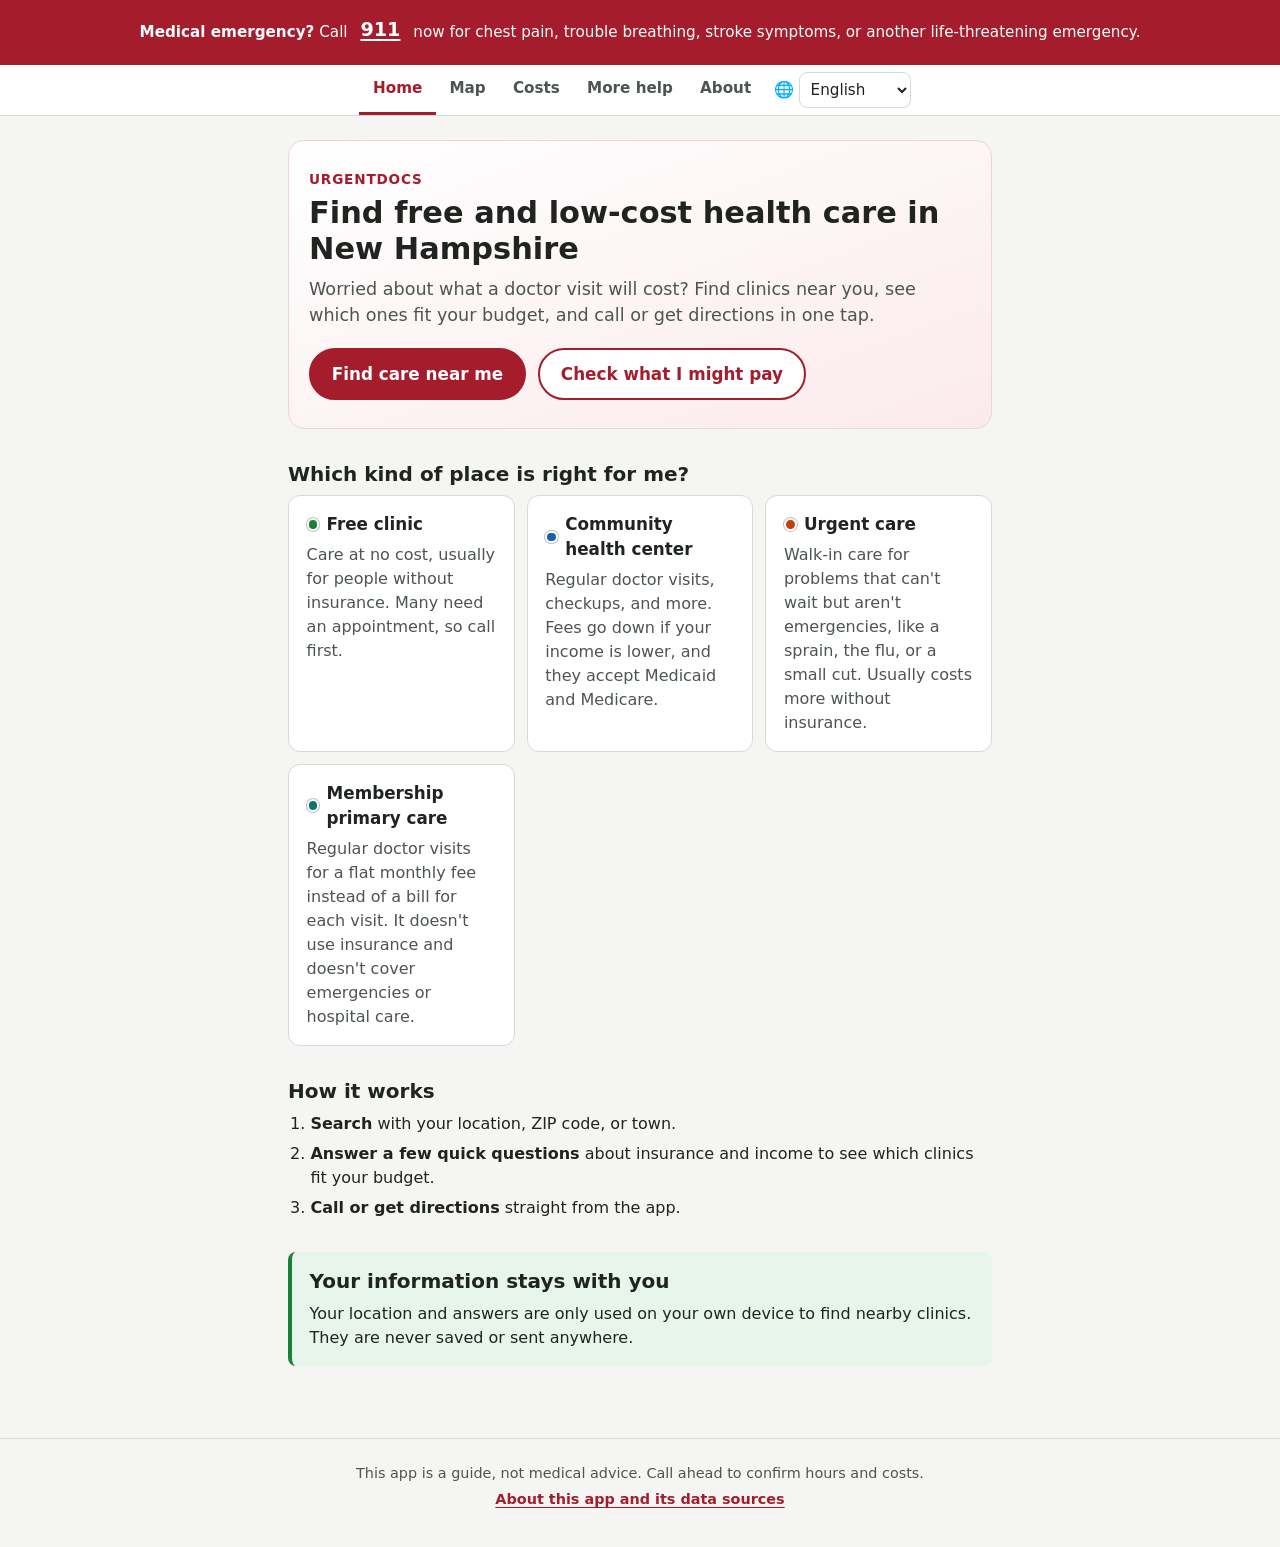
<file: index.html>
<!doctype html>
<html lang="en">
  <head>
    <meta charset="utf-8">
    <meta name="viewport" content="width=device-width, initial-scale=1">
    <meta name="theme-color" content="#a51d2d">
    <meta name="description" content="Find free and low-cost clinics and urgent care near you in New Hampshire, and see which ones fit your budget.">
    <title>UrgentDocs</title>
    <link rel="icon" href="icon.svg" type="image/svg+xml">
    <link rel="apple-touch-icon" href="apple-touch-icon.png">
    <link rel="manifest" href="manifest.webmanifest">
    <!-- What shows up when someone shares a link to the app. -->
    <meta property="og:title" content="UrgentDocs">
    <meta property="og:description" content="Find free and low-cost clinics and urgent care near you in New Hampshire, and see which ones fit your budget.">
    <meta property="og:image" content="https://hamzalabib325-bit.github.io/NH-care-project/preview.png">
    <meta property="og:url" content="https://hamzalabib325-bit.github.io/NH-care-project/">
    <meta property="og:type" content="website">
    <meta name="twitter:card" content="summary_large_image">
    <link rel="stylesheet" href="style.css">
  </head>
  <body>
    <header>
      <div class="emergency-banner" role="alert" aria-label="Emergency information" data-i18n-label="emergency-label">
        <p data-i18n="emergency">
          <strong>Medical emergency?</strong>
          Call <a href="tel:911">911</a> now for chest pain, trouble breathing,
          stroke symptoms, or another life-threatening emergency.
        </p>
      </div>
      <nav class="site-nav" aria-label="Main">
        <a href="index.html" aria-current="page" data-i18n="nav-home">Home</a>
        <a href="map.html" data-i18n="nav-map">Map</a>
        <a href="cost.html" data-i18n="nav-costs">Costs</a>
        <a href="help.html" data-i18n="nav-help">More help</a>
        <a href="about.html" data-i18n="nav-about">About</a>
      </nav>
    </header>

    <main class="page home">
      <section class="hero">
        <p class="eyebrow">UrgentDocs</p>
        <h1 data-i18n="home-title">Find free and low-cost health care in New Hampshire</h1>
        <p class="hero-text" data-i18n="home-intro">
          Worried about what a doctor visit will cost? Find clinics near you,
          see which ones fit your budget, and call or get directions in one tap.
        </p>
        <div class="hero-actions">
          <a class="button button-primary" href="map.html" data-i18n="home-find">Find care near me</a>
          <a class="button button-secondary" href="cost.html" data-i18n="home-check">Check what I might pay</a>
        </div>
      </section>

      <section class="section" aria-labelledby="types-heading">
        <h2 id="types-heading" data-i18n="types-heading">Which kind of place is right for me?</h2>
        <ul class="card-grid">
          <li class="card">
            <h3><span class="dot dot-free" aria-hidden="true"></span><span data-i18n="free-clinic">Free clinic</span></h3>
            <p data-i18n="free-clinic-text">Care at no cost, usually for people without insurance. Many need an appointment, so call first.</p>
          </li>
          <li class="card">
            <h3><span class="dot dot-health" aria-hidden="true"></span><span data-i18n="health-center">Community health center</span></h3>
            <p data-i18n="health-center-text">Regular doctor visits, checkups, and more. Fees go down if your income is lower, and they accept Medicaid and Medicare.</p>
          </li>
          <li class="card">
            <h3><span class="dot dot-urgent" aria-hidden="true"></span><span data-i18n="urgent-care">Urgent care</span></h3>
            <p data-i18n="urgent-care-text">Walk-in care for problems that can't wait but aren't emergencies, like a sprain, the flu, or a small cut. Usually costs more without insurance.</p>
          </li>
          <li class="card">
            <h3><span class="dot dot-membership" aria-hidden="true"></span><span data-i18n="membership-clinic">Membership primary care</span></h3>
            <p data-i18n="membership-clinic-text">Regular doctor visits for a flat monthly fee instead of a bill for each visit. It doesn't use insurance and doesn't cover emergencies or hospital care.</p>
          </li>
        </ul>
      </section>

      <section class="section" aria-labelledby="how-heading">
        <h2 id="how-heading" data-i18n="how-heading">How it works</h2>
        <ol class="steps">
          <li data-i18n="step-1"><strong>Search</strong> with your location, ZIP code, or town.</li>
          <li data-i18n="step-2"><strong>Answer a few quick questions</strong> about insurance and income to see which clinics fit your budget.</li>
          <li data-i18n="step-3"><strong>Call or get directions</strong> straight from the app.</li>
        </ol>
      </section>

      <section class="section privacy-note" aria-labelledby="privacy-heading">
        <h2 id="privacy-heading" data-i18n="privacy-heading">Your information stays with you</h2>
        <p data-i18n="privacy-text">
          Your location and answers are only used on your own device to find nearby clinics.
          They are never saved or sent anywhere.
        </p>
      </section>
    </main>

    <footer class="site-footer">
      <p data-i18n="footer-guide">This app is a guide, not medical advice. Call ahead to confirm hours and costs.</p>
      <p><a href="about.html" data-i18n="footer-about">About this app and its data sources</a></p>
    </footer>

    <script src="translations.js"></script>
    <script src="lang.js"></script>
  </body>
</html>
</file>
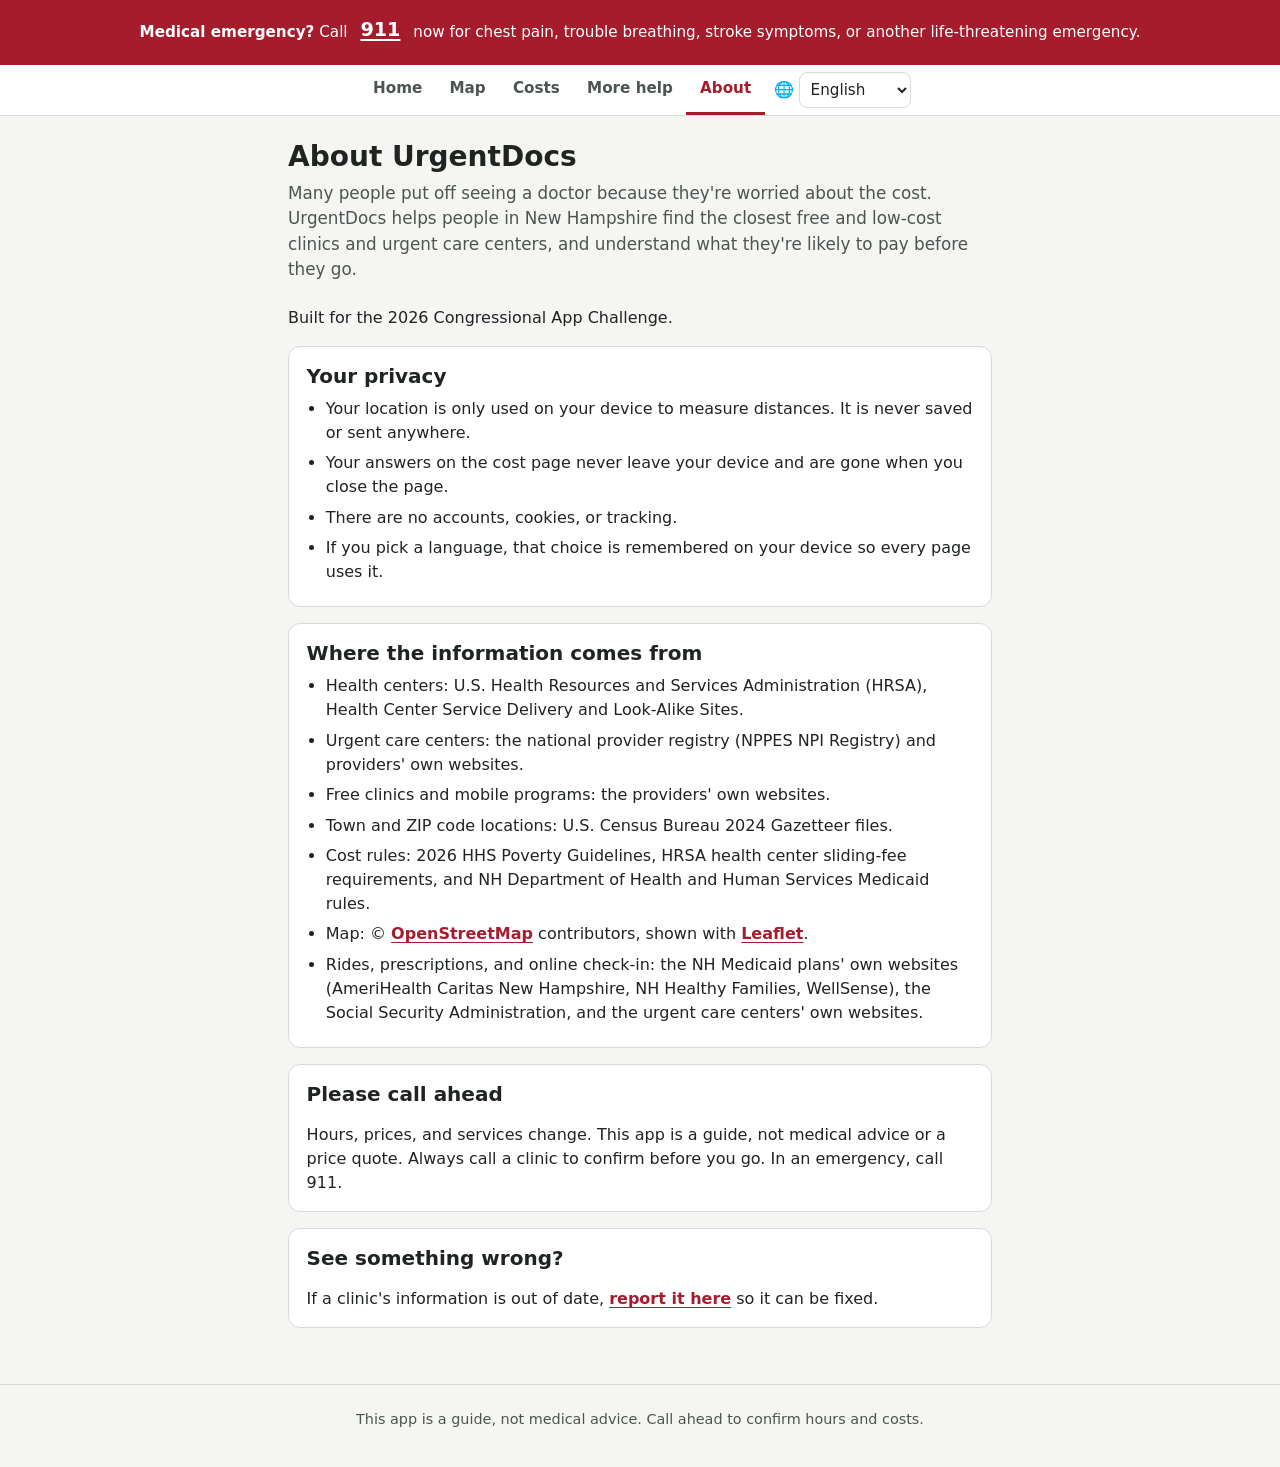
<file: about.html>
<!doctype html>
<html lang="en">
  <head>
    <meta charset="utf-8">
    <meta name="viewport" content="width=device-width, initial-scale=1">
    <meta name="theme-color" content="#a51d2d">
    <title data-i18n="title-about">About · UrgentDocs</title>
    <meta name="description" content="Find free and low-cost clinics and urgent care near you in New Hampshire, and see which ones fit your budget.">
    <link rel="icon" href="icon.svg" type="image/svg+xml">
    <link rel="apple-touch-icon" href="apple-touch-icon.png">
    <link rel="manifest" href="manifest.webmanifest">
    <!-- What shows up when someone shares a link to the app. -->
    <meta property="og:title" content="About · UrgentDocs">
    <meta property="og:description" content="Find free and low-cost clinics and urgent care near you in New Hampshire, and see which ones fit your budget.">
    <meta property="og:image" content="https://hamzalabib325-bit.github.io/NH-care-project/preview.png">
    <meta property="og:url" content="https://hamzalabib325-bit.github.io/NH-care-project/about.html">
    <meta property="og:type" content="website">
    <meta name="twitter:card" content="summary_large_image">
    <link rel="stylesheet" href="style.css">
  </head>
  <body>
    <header>
      <div class="emergency-banner" role="alert" aria-label="Emergency information" data-i18n-label="emergency-label">
        <p data-i18n="emergency">
          <strong>Medical emergency?</strong>
          Call <a href="tel:911">911</a> now for chest pain, trouble breathing,
          stroke symptoms, or another life-threatening emergency.
        </p>
      </div>
      <nav class="site-nav" aria-label="Main">
        <a href="index.html" data-i18n="nav-home">Home</a>
        <a href="map.html" data-i18n="nav-map">Map</a>
        <a href="cost.html" data-i18n="nav-costs">Costs</a>
        <a href="help.html" data-i18n="nav-help">More help</a>
        <a href="about.html" aria-current="page" data-i18n="nav-about">About</a>
      </nav>
    </header>

    <main class="page about">
      <h1 data-i18n="about-heading">About UrgentDocs</h1>
      <p class="lead" data-i18n="about-intro">
        Many people put off seeing a doctor because they're worried about the cost.
        UrgentDocs helps people in New Hampshire find the closest free and low-cost
        clinics and urgent care centers, and understand what they're likely to pay before they go.
      </p>
      <p data-i18n="about-built">Built for the 2026 Congressional App Challenge.</p>

      <section class="card">
        <h2 data-i18n="about-privacy-heading">Your privacy</h2>
        <ul>
          <li data-i18n="about-privacy-1">Your location is only used on your device to measure distances. It is never saved or sent anywhere.</li>
          <li data-i18n="about-privacy-2">Your answers on the cost page never leave your device and are gone when you close the page.</li>
          <li data-i18n="about-privacy-3">There are no accounts, cookies, or tracking.</li>
          <li data-i18n="about-privacy-4">If you pick a language, that choice is remembered on your device so every page uses it.</li>
        </ul>
      </section>

      <section class="card">
        <h2 data-i18n="sources-heading">Where the information comes from</h2>
        <ul>
          <li data-i18n="source-1">Health centers: U.S. Health Resources and Services Administration (HRSA), Health Center Service Delivery and Look-Alike Sites.</li>
          <li data-i18n="source-2">Urgent care centers: the national provider registry (NPPES NPI Registry) and providers' own websites.</li>
          <li data-i18n="source-3">Free clinics and mobile programs: the providers' own websites.</li>
          <li data-i18n="source-4">Town and ZIP code locations: U.S. Census Bureau 2024 Gazetteer files.</li>
          <li data-i18n="source-5">Cost rules: 2026 HHS Poverty Guidelines, HRSA health center sliding-fee requirements, and NH Department of Health and Human Services Medicaid rules.</li>
          <li data-i18n="source-6">Map: &copy; <a href="https://www.openstreetmap.org/copyright" target="_blank" rel="noopener">OpenStreetMap</a> contributors, shown with <a href="https://leafletjs.com/" target="_blank" rel="noopener">Leaflet</a>.</li>
          <li data-i18n="source-7">Rides, prescriptions, and online check-in: the NH Medicaid plans' own websites (AmeriHealth Caritas New Hampshire, NH Healthy Families, WellSense), the Social Security Administration, and the urgent care centers' own websites.</li>
        </ul>
      </section>

      <section class="card">
        <h2 data-i18n="call-heading">Please call ahead</h2>
        <p data-i18n="call-text">
          Hours, prices, and services change. This app is a guide, not medical advice
          or a price quote. Always call a clinic to confirm before you go. In an emergency, call 911.
        </p>
      </section>

      <section class="card">
        <h2 data-i18n="wrong-heading">See something wrong?</h2>
        <p data-i18n="wrong-text">
          If a clinic's information is out of date,
          <a href="https://github.com/hamzalabib325-bit/NH-care-project/issues" target="_blank" rel="noopener">report it here</a>
          so it can be fixed.
        </p>
      </section>
    </main>

    <footer class="site-footer">
      <p data-i18n="footer-guide">This app is a guide, not medical advice. Call ahead to confirm hours and costs.</p>
    </footer>

    <script src="translations.js"></script>
    <script src="lang.js"></script>
  </body>
</html>
</file>
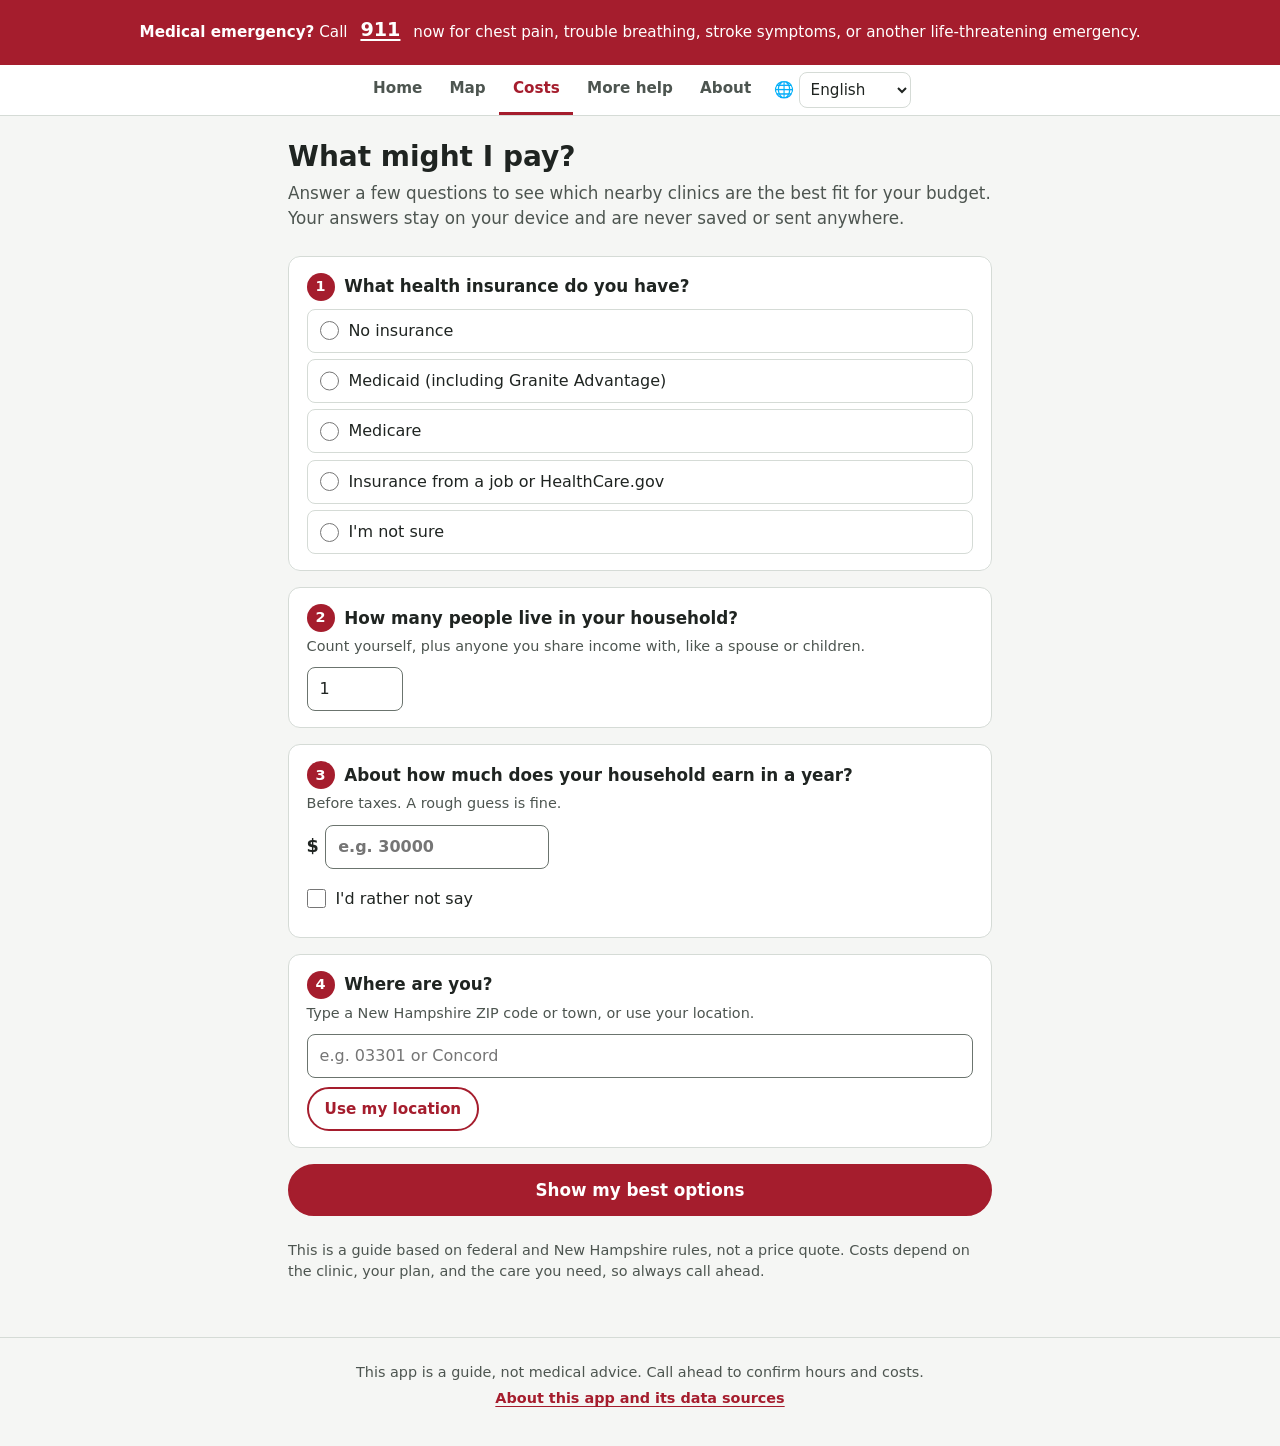
<file: cost.html>
<!doctype html>
<html lang="en">
  <head>
    <meta charset="utf-8">
    <meta name="viewport" content="width=device-width, initial-scale=1">
    <meta name="theme-color" content="#a51d2d">
    <title data-i18n="title-cost">Cost helper · UrgentDocs</title>
    <meta name="description" content="Find free and low-cost clinics and urgent care near you in New Hampshire, and see which ones fit your budget.">
    <link rel="icon" href="icon.svg" type="image/svg+xml">
    <link rel="apple-touch-icon" href="apple-touch-icon.png">
    <link rel="manifest" href="manifest.webmanifest">
    <!-- What shows up when someone shares a link to the app. -->
    <meta property="og:title" content="Cost helper · UrgentDocs">
    <meta property="og:description" content="Find free and low-cost clinics and urgent care near you in New Hampshire, and see which ones fit your budget.">
    <meta property="og:image" content="https://hamzalabib325-bit.github.io/NH-care-project/preview.png">
    <meta property="og:url" content="https://hamzalabib325-bit.github.io/NH-care-project/cost.html">
    <meta property="og:type" content="website">
    <meta name="twitter:card" content="summary_large_image">
    <link rel="stylesheet" href="style.css">
  </head>
  <body>
    <header>
      <div class="emergency-banner" role="alert" aria-label="Emergency information" data-i18n-label="emergency-label">
        <p data-i18n="emergency">
          <strong>Medical emergency?</strong>
          Call <a href="tel:911">911</a> now for chest pain, trouble breathing,
          stroke symptoms, or another life-threatening emergency.
        </p>
      </div>
      <nav class="site-nav" aria-label="Main">
        <a href="index.html" data-i18n="nav-home">Home</a>
        <a href="map.html" data-i18n="nav-map">Map</a>
        <a href="cost.html" aria-current="page" data-i18n="nav-costs">Costs</a>
        <a href="help.html" data-i18n="nav-help">More help</a>
        <a href="about.html" data-i18n="nav-about">About</a>
      </nav>
    </header>

    <main class="page">
      <h1 data-i18n="cost-heading">What might I pay?</h1>
      <p class="lead" data-i18n="cost-intro">
        Answer a few questions to see which nearby clinics are the best fit for your budget.
        Your answers stay on your device and are never saved or sent anywhere.
      </p>

      <!-- novalidate: we check the answers ourselves so the messages are in plain language. -->
      <form id="cost-form" class="cost-form" novalidate>
        <fieldset class="question">
          <legend><span class="question-number">1</span><span data-i18n="q1">What health insurance do you have?</span></legend>
          <div class="choices">
            <label class="choice"><input type="radio" name="insurance" value="none"> <span data-i18n="ins-none">No insurance</span></label>
            <label class="choice"><input type="radio" name="insurance" value="medicaid"> <span data-i18n="ins-medicaid">Medicaid (including Granite Advantage)</span></label>
            <label class="choice"><input type="radio" name="insurance" value="medicare"> <span data-i18n="ins-medicare">Medicare</span></label>
            <label class="choice"><input type="radio" name="insurance" value="private"> <span data-i18n="ins-private">Insurance from a job or HealthCare.gov</span></label>
            <label class="choice"><input type="radio" name="insurance" value="unsure"> <span data-i18n="ins-unsure">I'm not sure</span></label>
          </div>
        </fieldset>

        <div class="question">
          <label for="household" class="question-label"><span class="question-number">2</span><span data-i18n="q2">How many people live in your household?</span></label>
          <p class="hint" id="household-hint" data-i18n="q2-hint">Count yourself, plus anyone you share income with, like a spouse or children.</p>
          <input type="number" id="household" name="household" min="1" max="20" value="1"
                 inputmode="numeric" class="short-input" aria-describedby="household-hint">
        </div>

        <div class="question">
          <label for="income" class="question-label"><span class="question-number">3</span><span data-i18n="q3">About how much does your household earn in a year?</span></label>
          <p class="hint" id="income-hint" data-i18n="q3-hint">Before taxes. A rough guess is fine.</p>
          <div class="money-input">
            <span aria-hidden="true">$</span>
            <input type="text" id="income" name="income" inputmode="numeric" autocomplete="off"
                   placeholder="e.g. 30000" data-i18n-placeholder="income-placeholder" aria-describedby="income-hint">
          </div>
          <label class="choice choice-inline"><input type="checkbox" id="income-skip"> <span data-i18n="income-skip">I'd rather not say</span></label>
        </div>

        <div class="question">
          <label for="cost-place" class="question-label"><span class="question-number">4</span><span data-i18n="q4">Where are you?</span></label>
          <p class="hint" id="place-hint" data-i18n="q4-hint">Type a New Hampshire ZIP code or town, or use your location.</p>
          <input type="text" id="cost-place" list="cost-town-list" autocomplete="off"
                 placeholder="e.g. 03301 or Concord" data-i18n-placeholder="place-placeholder" aria-describedby="place-hint location-status">
          <datalist id="cost-town-list"></datalist>
          <button type="button" id="use-location" class="button button-secondary button-small" data-i18n="use-location">Use my location</button>
          <p class="place-status" id="location-status" role="status"></p>
        </div>

        <p class="form-error" id="form-error" role="alert"></p>
        <button type="submit" class="button button-primary" data-i18n="cost-submit">Show my best options</button>
      </form>

      <section id="results" class="results" aria-live="polite" hidden></section>

      <p class="disclaimer" data-i18n="cost-disclaimer">
        This is a guide based on federal and New Hampshire rules, not a price quote.
        Costs depend on the clinic, your plan, and the care you need, so always call ahead.
      </p>
    </main>

    <footer class="site-footer">
      <p data-i18n="footer-guide">This app is a guide, not medical advice. Call ahead to confirm hours and costs.</p>
      <p><a href="about.html" data-i18n="footer-about">About this app and its data sources</a></p>
    </footer>

    <script src="translations.js"></script>
    <script src="lang.js"></script>
    <script src="common.js"></script>
    <script src="cost.js"></script>
  </body>
</html>
</file>
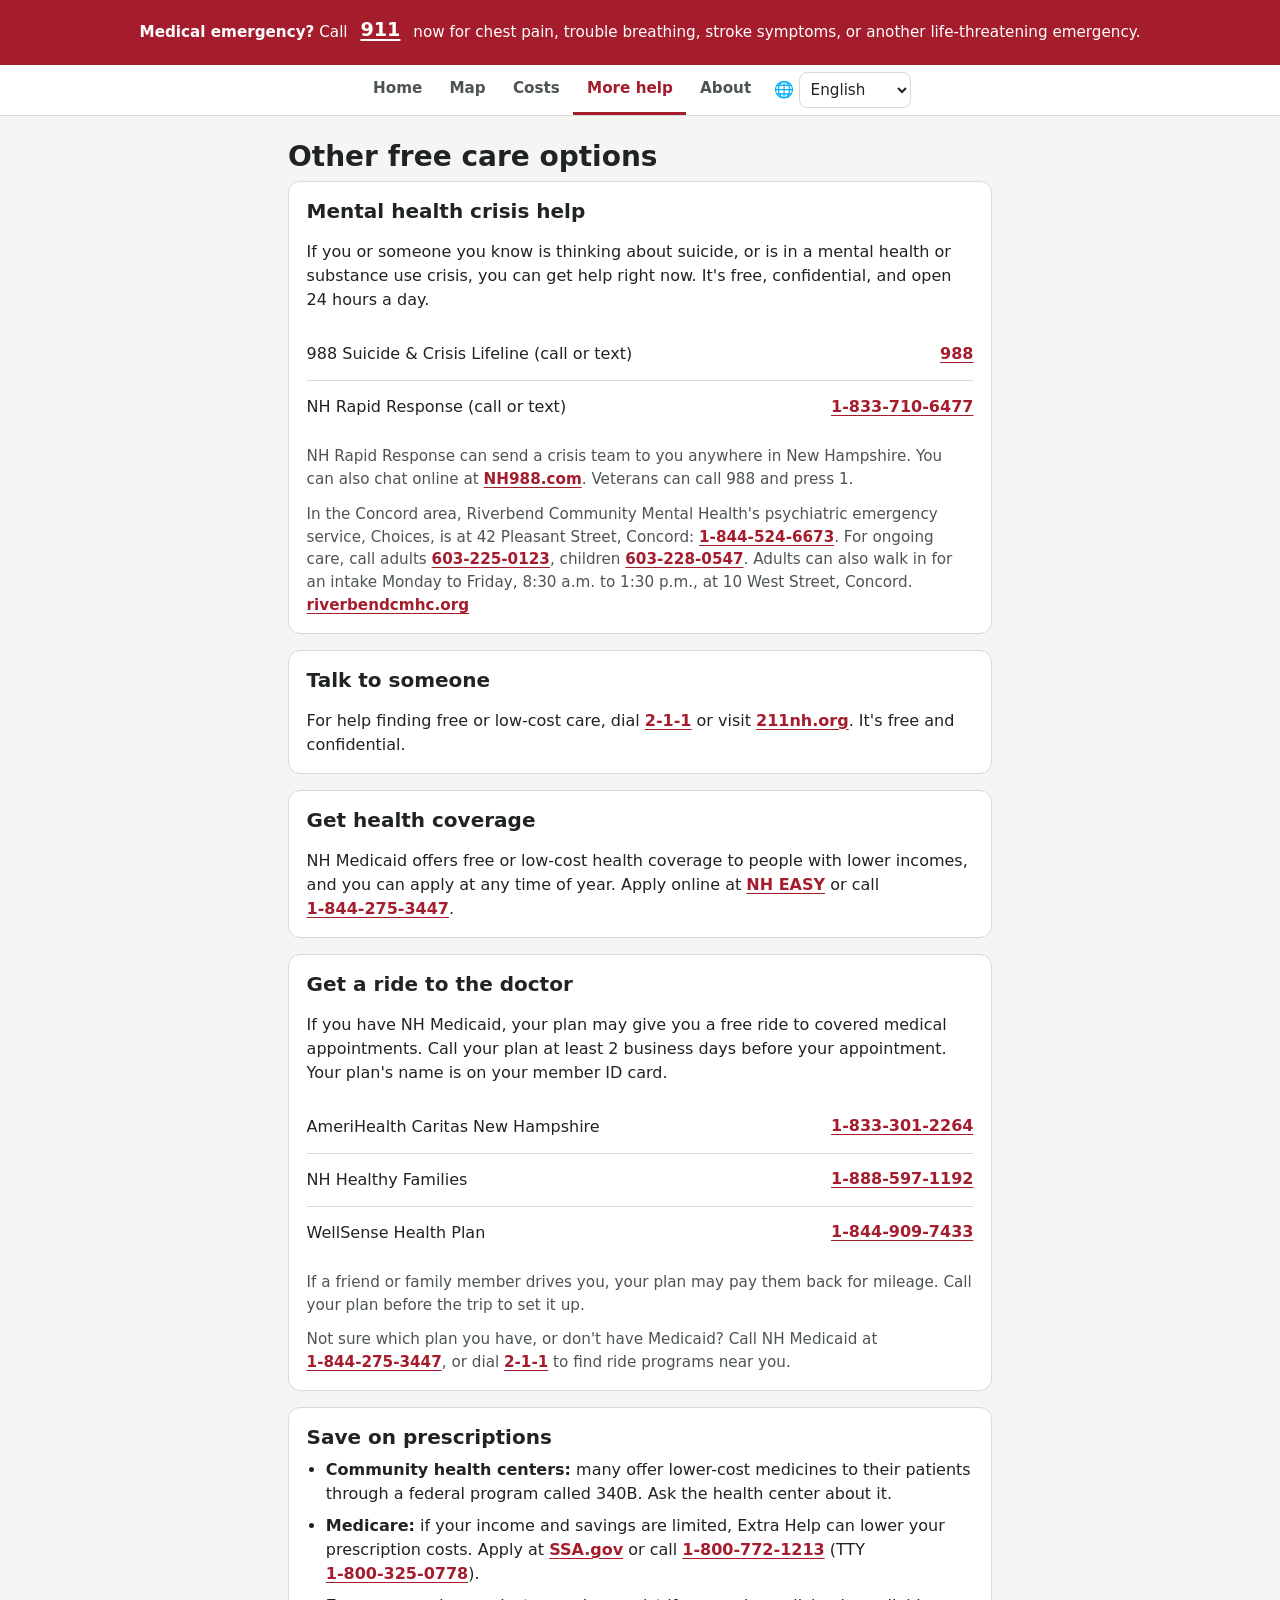
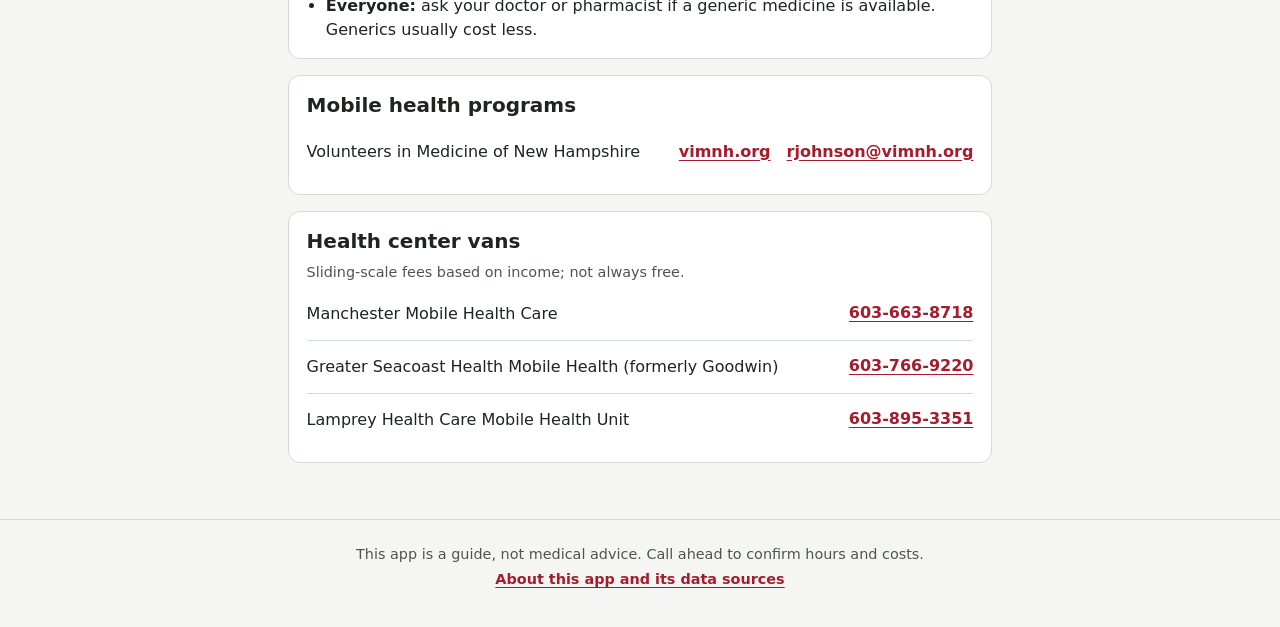
<file: help.html>
<!doctype html>
<html lang="en">
  <head>
    <meta charset="utf-8">
    <meta name="viewport" content="width=device-width, initial-scale=1">
    <meta name="theme-color" content="#a51d2d">
    <title data-i18n="title-help">More help · UrgentDocs</title>
    <meta name="description" content="Find free and low-cost clinics and urgent care near you in New Hampshire, and see which ones fit your budget.">
    <link rel="icon" href="icon.svg" type="image/svg+xml">
    <link rel="apple-touch-icon" href="apple-touch-icon.png">
    <link rel="manifest" href="manifest.webmanifest">
    <!-- What shows up when someone shares a link to the app. -->
    <meta property="og:title" content="More help · UrgentDocs">
    <meta property="og:description" content="Find free and low-cost clinics and urgent care near you in New Hampshire, and see which ones fit your budget.">
    <meta property="og:image" content="https://hamzalabib325-bit.github.io/NH-care-project/preview.png">
    <meta property="og:url" content="https://hamzalabib325-bit.github.io/NH-care-project/help.html">
    <meta property="og:type" content="website">
    <meta name="twitter:card" content="summary_large_image">
    <link rel="stylesheet" href="style.css">
  </head>
  <body>
    <header>
      <div class="emergency-banner" role="alert" aria-label="Emergency information" data-i18n-label="emergency-label">
        <p data-i18n="emergency">
          <strong>Medical emergency?</strong>
          Call <a href="tel:911">911</a> now for chest pain, trouble breathing,
          stroke symptoms, or another life-threatening emergency.
        </p>
      </div>
      <nav class="site-nav" aria-label="Main">
        <a href="index.html" data-i18n="nav-home">Home</a>
        <a href="map.html" data-i18n="nav-map">Map</a>
        <a href="cost.html" data-i18n="nav-costs">Costs</a>
        <a href="help.html" aria-current="page" data-i18n="nav-help">More help</a>
        <a href="about.html" data-i18n="nav-about">About</a>
      </nav>
    </header>

    <main class="page other-care">
      <h1 data-i18n="help-heading">Other free care options</h1>

      <!-- Crisis lines: 988lifeline.org and NH DHHS "988 & NH Rapid Response" (checked 2026-10-25). -->
      <section class="card" id="crisis">
        <h2 data-i18n="crisis-heading">Mental health crisis help</h2>
        <p data-i18n="crisis-text">
          If you or someone you know is thinking about suicide, or is in a mental health
          or substance use crisis, you can get help right now. It's free, confidential,
          and open 24 hours a day.
        </p>
        <ul class="program-list">
          <li>
            <span class="program-name" data-i18n="crisis-988">988 Suicide &amp; Crisis Lifeline (call or text)</span>
            <a href="tel:988">988</a>
          </li>
          <li>
            <span class="program-name" data-i18n="crisis-nh">NH Rapid Response (call or text)</span>
            <a href="tel:+18337106477">1-833-710-6477</a>
          </li>
        </ul>
        <p class="card-note" data-i18n="crisis-note">
          NH Rapid Response can send a crisis team to you anywhere in New Hampshire.
          You can also chat online at
          <a href="https://www.nh988.com/" target="_blank" rel="noopener">NH988.com</a>.
          Veterans can call 988 and press 1.
        </p>
        <!-- From riverbendcmhc.org/location/choices and /contact-us (checked 2026-10-25). -->
        <p class="card-note" data-i18n="crisis-riverbend">
          In the Concord area, Riverbend Community Mental Health's psychiatric emergency service,
          Choices, is at 42 Pleasant Street, Concord: <a href="tel:+18445246673">1-844-524-6673</a>.
          For ongoing care, call adults <a href="tel:+16032250123">603-225-0123</a>, children <a href="tel:+16032280547">603-228-0547</a>.
          Adults can also walk in for an intake Monday to Friday, 8:30 a.m. to 1:30 p.m., at 10 West Street, Concord.
          <a href="https://www.riverbendcmhc.org/" target="_blank" rel="noopener">riverbendcmhc.org</a>
        </p>
      </section>

      <section class="card">
        <h2 data-i18n="talk-heading">Talk to someone</h2>
        <p data-i18n="talk-text">
          For help finding free or low-cost care, dial <a href="tel:211">2-1-1</a>
          or visit <a href="https://211nh.org/" target="_blank" rel="noopener">211nh.org</a>.
          It's free and confidential.
        </p>
      </section>

      <section class="card">
        <h2 data-i18n="coverage-heading">Get health coverage</h2>
        <p data-i18n="coverage-text">
          NH Medicaid offers free or low-cost health coverage to people with lower incomes,
          and you can apply at any time of year. Apply online at
          <a href="https://nheasy.nh.gov/" target="_blank" rel="noopener">NH EASY</a>
          or call <a href="tel:+18442753447">1-844-275-3447</a>.
        </p>
      </section>

      <!-- Ride numbers come from each NH Medicaid plan's own website (checked 2026-10-24). -->
      <section class="card" id="rides">
        <h2 data-i18n="rides-heading">Get a ride to the doctor</h2>
        <p data-i18n="rides-intro">
          If you have NH Medicaid, your plan may give you a free ride to covered medical appointments.
          Call your plan at least 2 business days before your appointment.
          Your plan's name is on your member ID card.
        </p>
        <ul class="program-list">
          <li>
            <span class="program-name">AmeriHealth Caritas New Hampshire</span>
            <a href="tel:+18333012264">1-833-301-2264</a>
          </li>
          <li>
            <span class="program-name">NH Healthy Families</span>
            <a href="tel:+18885971192">1-888-597-1192</a>
          </li>
          <li>
            <span class="program-name">WellSense Health Plan</span>
            <a href="tel:+18449097433">1-844-909-7433</a>
          </li>
        </ul>
        <p class="card-note" data-i18n="rides-family">
          If a friend or family member drives you, your plan may pay them back for mileage.
          Call your plan before the trip to set it up.
        </p>
        <p class="card-note" data-i18n="rides-other">
          Not sure which plan you have, or don't have Medicaid? Call NH Medicaid at
          <a href="tel:+18442753447">1-844-275-3447</a>, or dial <a href="tel:211">2-1-1</a>
          to find ride programs near you.
        </p>
      </section>

      <section class="card" id="prescriptions">
        <h2 data-i18n="rx-heading">Save on prescriptions</h2>
        <ul class="tip-list">
          <li data-i18n="rx-340b">
            <strong>Community health centers:</strong> many offer lower-cost medicines to their
            patients through a federal program called 340B. Ask the health center about it.
          </li>
          <li data-i18n="rx-extra-help">
            <strong>Medicare:</strong> if your income and savings are limited, Extra Help can lower
            your prescription costs. Apply at
            <a href="https://www.ssa.gov/medicare/part-d-extra-help" target="_blank" rel="noopener">SSA.gov</a>
            or call <a href="tel:+18007721213">1-800-772-1213</a> (TTY <a href="tel:+18003250778">1-800-325-0778</a>).
          </li>
          <li data-i18n="rx-generic">
            <strong>Everyone:</strong> ask your doctor or pharmacist if a generic medicine is available.
            Generics usually cost less.
          </li>
        </ul>
      </section>

      <section class="card">
        <h2 data-i18n="mobile-heading">Mobile health programs</h2>
        <ul class="program-list">
          <li>
            <span class="program-name">Volunteers in Medicine of New Hampshire</span>
            <span class="program-links">
              <a href="https://vimnh.org/" target="_blank" rel="noopener">vimnh.org</a>
              <a href="mailto:rjohnson@vimnh.org">rjohnson@vimnh.org</a>
            </span>
          </li>
        </ul>
      </section>

      <section class="card">
        <h2 data-i18n="vans-heading">Health center vans</h2>
        <p class="program-note" data-i18n="vans-note">Sliding-scale fees based on income; not always free.</p>
        <ul class="program-list">
          <li>
            <span class="program-name">Manchester Mobile Health Care</span>
            <a href="tel:+16036638718">603-663-8718</a>
          </li>
          <li>
            <span class="program-name">Greater Seacoast Health Mobile Health (formerly Goodwin)</span>
            <a href="tel:+16037669220">603-766-9220</a>
          </li>
          <li>
            <span class="program-name">Lamprey Health Care Mobile Health Unit</span>
            <a href="tel:+16038953351">603-895-3351</a>
          </li>
        </ul>
      </section>
    </main>

    <footer class="site-footer">
      <p data-i18n="footer-guide">This app is a guide, not medical advice. Call ahead to confirm hours and costs.</p>
      <p><a href="about.html" data-i18n="footer-about">About this app and its data sources</a></p>
    </footer>

    <script src="translations.js"></script>
    <script src="lang.js"></script>
  </body>
</html>
</file>
<file: style.css>
/* ---------- Colors and basics ---------- */

/* Colors are named once here and reused everywhere, so the whole app stays consistent. */
:root {
  --brand: #a51d2d;
  --brand-dark: #861624;
  --brand-soft: #fbeaec;
  --ink: #1f2421;
  --muted: #4d5550;
  --line: #d5dbd6;
  --surface: #fff;
  --background: #f5f6f4;
  --focus: #1d5fa8;

  /* Clinic type colors (match the map pins). */
  --free: #1a7f37;
  --health: #1d5fa8;
  --urgent: #c2410c;
  --membership: #0f766e;

  /* Cost fit colors: always shown together with words, never color alone. */
  --good: #1a7f37;
  --good-soft: #e7f5eb;
  --check: #8a5a00;
  --check-soft: #fff4d1;
  --costly: #b42318;
  --costly-soft: #fdeceb;

  color-scheme: light;
  font-family: system-ui, "Segoe UI", Roboto, Helvetica, Arial, sans-serif;
  font-synthesis: none;
  text-rendering: optimizeLegibility;
  -webkit-font-smoothing: antialiased;
  -moz-osx-font-smoothing: grayscale;
}

* {
  box-sizing: border-box;
}

html,
body {
  width: 100%;
  margin: 0;
}

body {
  display: flex;
  flex-direction: column;
  min-height: 100vh;
  min-height: 100dvh;
  background: var(--background);
  color: var(--ink);
  line-height: 1.5;
}

a {
  color: var(--brand);
  font-weight: 600;
  text-underline-offset: 0.18em;
}

/* Keep phone numbers like 2-1-1 on one line. */
a[href^="tel:"] {
  white-space: nowrap;
}

/* A clear outline shows keyboard users where they are. */
a:focus-visible,
button:focus-visible,
input:focus-visible {
  outline: 3px solid var(--focus);
  outline-offset: 2px;
}

.visually-hidden {
  position: absolute;
  width: 1px;
  height: 1px;
  padding: 0;
  margin: -1px;
  overflow: hidden;
  clip: rect(0, 0, 0, 0);
  white-space: nowrap;
  border: 0;
}

/* ---------- Emergency banner and navigation (every page) ---------- */

.emergency-banner {
  padding: 0.65rem max(1rem, env(safe-area-inset-right)) 0.65rem max(1rem, env(safe-area-inset-left));
  background: var(--brand);
  color: #fff;
  text-align: center;
}

.emergency-banner p {
  max-width: 72rem;
  margin: 0 auto;
  font-size: 0.95rem;
  line-height: 1.4;
}

.emergency-banner a {
  display: inline-block;
  min-width: 3rem;
  min-height: 2.75rem;
  padding: 0.4rem 0.5rem;
  color: #fff;
  font-size: 1.2rem;
  font-weight: 700;
  text-decoration-thickness: 2px;
  vertical-align: middle;
}

.site-nav {
  display: flex;
  justify-content: center;
  border-bottom: 1px solid var(--line);
  background: var(--surface);
  /* If the links don't fit on a very small screen, the bar scrolls sideways. */
  overflow-x: auto;
}

.site-nav a {
  flex: 0 0 auto;
  min-height: 3rem;
  padding: 0.75rem 0.85rem;
  border-bottom: 3px solid transparent;
  color: var(--muted);
  font-size: 0.95rem;
  text-decoration: none;
  white-space: nowrap;
}

.site-nav a:hover {
  color: var(--brand);
}

.site-nav a[aria-current="page"] {
  border-bottom-color: var(--brand);
  color: var(--brand);
}

/* Language menu at the end of the navigation bar (added by lang.js).
   "sticky" keeps it in view on small phones, even when the bar scrolls sideways. */
.language-picker {
  position: sticky;
  inset-inline-end: 0;
  display: flex;
  flex: 0 0 auto;
  align-items: center;
  gap: 0.3rem;
  padding: 0 0.6rem;
  background: var(--surface);
}

.language-picker select {
  min-height: 2.25rem;
  padding: 0.25rem 0.4rem;
  border: 1px solid var(--line);
  border-radius: 8px;
  background: var(--surface);
  color: var(--ink);
  font: inherit;
  font-size: 0.95rem;
  cursor: pointer;
}

.language-picker select:focus-visible {
  outline: 3px solid var(--focus);
  outline-offset: 1px;
}

/* ---------- Shared page layout ---------- */

main {
  flex: 1 1 auto;
}

.page {
  width: 100%;
  max-width: 46rem;
  margin: 0 auto;
  padding: 1.5rem max(1rem, env(safe-area-inset-right)) 2.5rem max(1rem, env(safe-area-inset-left));
}

.page h1 {
  margin: 0 0 0.5rem;
  font-size: 1.75rem;
  line-height: 1.2;
}

.page h2 {
  margin: 0 0 0.5rem;
  font-size: 1.25rem;
  line-height: 1.3;
}

.lead {
  margin: 0 0 1.5rem;
  color: var(--muted);
  font-size: 1.05rem;
}

.card {
  margin: 0 0 1rem;
  padding: 1rem 1.1rem;
  border: 1px solid var(--line);
  border-radius: 12px;
  background: var(--surface);
}

.card h2,
.card h3 {
  margin-top: 0;
}

.card p:last-child,
.card ul:last-child {
  margin-bottom: 0;
}

.site-footer {
  padding: 1.25rem 1rem 2rem;
  border-top: 1px solid var(--line);
  color: var(--muted);
  font-size: 0.9rem;
  text-align: center;
}

.site-footer p {
  margin: 0.25rem 0;
}

/* Small colored circles that match the map pins. */
.dot {
  display: inline-block;
  flex: 0 0 auto;
  width: 0.8rem;
  height: 0.8rem;
  margin-inline-end: 0.45rem;
  border: 2px solid #fff;
  border-radius: 50%;
  box-shadow: 0 0 0 1px rgba(0, 0, 0, 0.25);
}

.dot-free { background: var(--free); }
.dot-health { background: var(--health); }
.dot-urgent { background: var(--urgent); }
.dot-membership { background: var(--membership); }

/* ---------- Buttons ---------- */

.button {
  display: inline-flex;
  align-items: center;
  justify-content: center;
  min-height: 3rem;
  padding: 0.7rem 1.3rem;
  border: 2px solid var(--brand);
  border-radius: 999px;
  font: inherit;
  font-size: 1.05rem;
  font-weight: 700;
  text-align: center;
  text-decoration: none;
  cursor: pointer;
}

.button-primary {
  background: var(--brand);
  color: #fff;
}

.button-primary:hover {
  border-color: var(--brand-dark);
  background: var(--brand-dark);
}

.button-secondary {
  background: var(--surface);
  color: var(--brand);
}

.button-secondary:hover {
  background: var(--brand-soft);
}

.button-small {
  min-height: 2.75rem;
  padding: 0.45rem 1rem;
  font-size: 0.95rem;
}

.button:disabled {
  opacity: 0.7;
  cursor: wait;
}

/* ---------- Home page ---------- */

.hero {
  margin: 0 0 2rem;
  padding: 1.75rem 1.25rem;
  border-radius: 16px;
  background: linear-gradient(160deg, #fff 0%, var(--brand-soft) 100%);
  border: 1px solid #f1d3d7;
}

.eyebrow {
  margin: 0 0 0.35rem;
  color: var(--brand);
  font-size: 0.85rem;
  font-weight: 700;
  letter-spacing: 0.06em;
  text-transform: uppercase;
}

.hero h1 {
  font-size: 1.9rem;
}

.hero-text {
  margin: 0 0 1.25rem;
  color: var(--muted);
  font-size: 1.1rem;
}

.hero-actions {
  display: flex;
  flex-wrap: wrap;
  gap: 0.75rem;
}

/* On phones, the two main buttons stretch to full width so they're easy to tap. */
@media (max-width: 30rem) {
  .hero-actions .button {
    flex: 1 1 100%;
  }
}

.section {
  margin: 0 0 2rem;
}

.card-grid {
  display: grid;
  grid-template-columns: repeat(auto-fit, minmax(12rem, 1fr));
  gap: 0.75rem;
  margin: 0;
  padding: 0;
  list-style: none;
}

.card-grid .card {
  margin: 0;
}

.card-grid h3 {
  display: flex;
  align-items: center;
  margin: 0 0 0.35rem;
  font-size: 1.05rem;
}

.card-grid p {
  margin: 0;
  color: var(--muted);
}

.steps {
  margin: 0;
  padding-inline-start: 1.4rem;
}

.steps li {
  margin-bottom: 0.4rem;
}

.privacy-note {
  padding: 1rem 1.1rem;
  border-inline-start: 4px solid var(--good);
  border-radius: 8px;
  background: var(--good-soft);
}

.privacy-note p {
  margin: 0;
}

/* ---------- Map page ---------- */

.map-panel {
  display: flex;
  flex: 1 1 auto;
  flex-direction: column;
}

.map-tools {
  padding: 0.6rem max(1rem, env(safe-area-inset-right)) 0.5rem max(1rem, env(safe-area-inset-left));
  border-bottom: 1px solid var(--line);
  background: var(--surface);
}

.place-search label {
  display: block;
  margin-bottom: 0.3rem;
  font-weight: 700;
}

.place-search-row {
  display: flex;
  gap: 0.5rem;
}

.place-search input,
.cost-form input[type="text"],
.cost-form input[type="number"] {
  min-height: 2.75rem;
  padding: 0.5rem 0.75rem;
  border: 1px solid #6b746e;
  border-radius: 8px;
  background: var(--surface);
  color: var(--ink);
  font: inherit;
  /* 16px or larger stops iPhones from zooming in when the box is tapped. */
  font-size: 1rem;
}

.place-search input {
  flex: 1 1 auto;
  min-width: 0;
}

.place-search button {
  flex: 0 0 auto;
  min-height: 2.75rem;
  padding: 0.5rem 1.1rem;
  border: 0;
  border-radius: 8px;
  background: var(--brand);
  color: #fff;
  font: inherit;
  font-size: 1rem;
  font-weight: 700;
  cursor: pointer;
}

.place-status {
  margin: 0.35rem 0 0;
  font-size: 0.9rem;
}

.place-status:empty {
  display: none;
}

.filters {
  display: flex;
  flex-wrap: wrap;
  gap: 0.4rem;
  margin: 0.5rem 0 0;
  padding: 0;
  border: 0;
}

/* Each filter is a rounded "chip"; the real checkbox inside keeps it accessible. */
.filter-chip {
  display: inline-flex;
  align-items: center;
  min-height: 2.75rem;
  padding: 0.35rem 0.8rem 0.35rem 0.6rem;
  border: 1px solid var(--line);
  border-radius: 999px;
  background: var(--background);
  font-size: 0.95rem;
  font-weight: 600;
  cursor: pointer;
  user-select: none;
}

.filter-chip input {
  width: 1.1rem;
  height: 1.1rem;
  margin: 0 0.45rem 0 0;
  accent-color: var(--brand);
}

/* Unchecked chips fade so it's clear those pins are hidden. */
.filter-chip:has(input:not(:checked)) {
  opacity: 0.55;
}

.filter-chip:has(input:focus-visible) {
  outline: 3px solid var(--focus);
  outline-offset: 2px;
}

/* Scroll down and the map almost fills the screen. The 3.5rem left over at the top
   gives phone users somewhere to drag to scroll back up, since dragging on the map moves the map. */
#map {
  display: block;
  height: calc(100vh - 3.5rem);
  height: calc(100dvh - 3.5rem);
  min-height: 16rem;
  background: #e7ece7;
}

/* The wrapper lets the loading/error message sit on top of the map. */
.map-wrap {
  position: relative;
}

.map-message {
  position: absolute;
  top: 50%;
  left: 50%;
  z-index: 1000;
  width: max-content;
  max-width: calc(100% - 2rem);
  margin: 0;
  padding: 0.75rem 1.1rem;
  border-radius: 12px;
  background: rgba(255, 255, 255, 0.97);
  box-shadow: 0 2px 10px rgba(0, 0, 0, 0.25);
  font-weight: 600;
  text-align: center;
  transform: translate(-50%, -50%);
}

.map-message[hidden] {
  display: none;
}

/* A clinic pin: a colored circle with a white ring (color is set in map.js). */
.clinic-pin span {
  display: block;
  width: 20px;
  height: 20px;
  border: 3px solid #fff;
  border-radius: 50%;
  box-shadow: 0 1px 3px rgba(0, 0, 0, 0.45);
}

/* A bubble standing for several pins close together, showing how many. */
.clinic-cluster span {
  display: flex;
  align-items: center;
  justify-content: center;
  width: 34px;
  height: 34px;
  border: 3px solid #fff;
  border-radius: 50%;
  box-shadow: 0 1px 4px rgba(0, 0, 0, 0.45);
  color: #fff;
  font-size: 0.9rem;
  font-weight: 700;
}

.clinic-popup {
  font-size: 0.9rem;
  line-height: 1.4;
}

/* Leaflet's map controls expect left-to-right, so only the popup text flips for Arabic and Urdu. */
[dir="rtl"] .leaflet-container {
  direction: ltr;
}

[dir="rtl"] .clinic-popup {
  direction: rtl;
  text-align: right;
}

/* Phone numbers read left to right, even inside Arabic and Urdu text. */
[dir="rtl"] a[href^="tel:"] {
  direction: ltr;
  unicode-bidi: isolate;
}

.clinic-popup .clinic-name {
  display: block;
  font-size: 1rem;
}

.clinic-popup .clinic-type {
  display: block;
  margin-bottom: 0.35rem;
  font-size: 0.8rem;
  font-weight: 600;
}

.clinic-popup p {
  margin: 0 0 0.35rem;
}

.clinic-popup a {
  display: inline-block;
  min-height: 2.75rem;
  margin-inline-end: 1rem;
  padding: 0.6rem 0;
  color: var(--brand);
  font-weight: 600;
  text-decoration: underline;
  overflow-wrap: anywhere;
}

.near-me {
  max-width: 14rem;
}

.near-me-button {
  min-height: 2.75rem;
  padding: 0.5rem 1rem;
  border: 0;
  border-radius: 999px;
  background: var(--brand);
  box-shadow: 0 1px 4px rgba(0, 0, 0, 0.35);
  color: #fff;
  font: inherit;
  font-size: 1rem;
  font-weight: 700;
  cursor: pointer;
}

.near-me-button:disabled {
  opacity: 0.7;
  cursor: wait;
}

.near-me-status:empty {
  display: none;
}

.near-me-status {
  margin: 0.4rem 0 0;
  padding: 0.35rem 0.6rem;
  border-radius: 4px;
  background: rgba(255, 255, 255, 0.95);
  box-shadow: 0 1px 4px rgba(0, 0, 0, 0.3);
  font-size: 0.85rem;
  line-height: 1.35;
}

/* ---------- Cost helper page ---------- */

.cost-form {
  margin: 0 0 1.5rem;
}

.question {
  margin: 0 0 1rem;
  padding: 1rem 1.1rem;
  border: 1px solid var(--line);
  border-radius: 12px;
  background: var(--surface);
}

.question legend,
.question-label {
  display: flex;
  align-items: center;
  margin: 0 0 0.5rem;
  padding: 0;
  font-size: 1.05rem;
  font-weight: 700;
}

/* fieldset legends sit on the border by default; floating them keeps them inside the box. */
.question legend {
  float: left;
  width: 100%;
}

.question legend + * {
  clear: both;
}

.question-number {
  display: inline-flex;
  flex: 0 0 auto;
  align-items: center;
  justify-content: center;
  width: 1.75rem;
  height: 1.75rem;
  margin-inline-end: 0.6rem;
  border-radius: 50%;
  background: var(--brand);
  color: #fff;
  font-size: 0.9rem;
}

.hint {
  margin: -0.25rem 0 0.6rem;
  color: var(--muted);
  font-size: 0.9rem;
}

.choices {
  display: grid;
  gap: 0.4rem;
}

/* Big, easy-to-tap answer rows. */
.choice {
  display: flex;
  align-items: center;
  gap: 0.6rem;
  min-height: 2.75rem;
  padding: 0.45rem 0.75rem;
  border: 1px solid var(--line);
  border-radius: 8px;
  cursor: pointer;
}

.choice:has(input:checked) {
  border-color: var(--brand);
  background: var(--brand-soft);
}

.choice input {
  width: 1.2rem;
  height: 1.2rem;
  margin: 0;
  flex: 0 0 auto;
  accent-color: var(--brand);
}

.choice-inline {
  display: inline-flex;
  margin-top: 0.5rem;
  border: 0;
  padding-inline-start: 0;
}

.choice-inline:has(input:checked) {
  background: none;
}

.short-input {
  width: 6rem;
}

.money-input {
  display: flex;
  align-items: center;
  gap: 0.4rem;
  font-size: 1.1rem;
  font-weight: 700;
}

.money-input input {
  width: 100%;
  max-width: 14rem;
  font-weight: 400;
}

.money-input input:disabled {
  background: var(--background);
}

#cost-place {
  display: block;
  width: 100%;
  margin-bottom: 0.6rem;
}

.form-error {
  margin: 0 0 0.75rem;
  color: var(--costly);
  font-weight: 700;
}

.form-error:empty {
  display: none;
}

.cost-form > .button-primary {
  width: 100%;
}

.results {
  margin: 0 0 1.5rem;
}

.results h2:focus {
  outline: none;
}

.tips {
  margin: 0 0 1.25rem;
  padding: 0.9rem 1.1rem 0.9rem 2rem;
  border-radius: 12px;
  background: var(--surface);
  border: 1px solid var(--line);
}

.tips li {
  margin-bottom: 0.4rem;
}

.tips li:last-child {
  margin-bottom: 0;
}

.fit-heading {
  display: flex;
  align-items: center;
  gap: 0.5rem;
  margin: 1.5rem 0 0.6rem;
  font-size: 1.1rem;
}

/* A colored square before each group heading, matching its cards. */
.fit-heading::before {
  content: "";
  width: 0.9rem;
  height: 0.9rem;
  border-radius: 3px;
  background: currentColor;
}

.fit-heading.fit-good { color: var(--good); }
.fit-heading.fit-check { color: var(--check); }
.fit-heading.fit-costly { color: var(--costly); }

.result-list {
  display: grid;
  gap: 0.75rem;
  margin: 0;
  padding: 0;
  list-style: none;
}

.result-card {
  padding: 0.9rem 1.1rem;
  border: 1px solid var(--line);
  border-inline-start-width: 6px;
  border-radius: 12px;
  background: var(--surface);
}

.result-card.fit-good { border-inline-start-color: var(--good); }
.result-card.fit-check { border-inline-start-color: var(--check); }
.result-card.fit-costly { border-inline-start-color: var(--costly); }

.result-card p {
  margin: 0 0 0.35rem;
}

.fit-badge {
  display: inline-block;
  margin-bottom: 0.35rem;
  padding: 0.1rem 0.6rem;
  border-radius: 999px;
  font-size: 0.8rem;
  font-weight: 700;
}

.fit-good .fit-badge { background: var(--good-soft); color: var(--good); }
.fit-check .fit-badge { background: var(--check-soft); color: var(--check); }
.fit-costly .fit-badge { background: var(--costly-soft); color: var(--costly); }

.result-name {
  display: block;
  font-size: 1.05rem;
}

.result-meta,
.result-address {
  color: var(--muted);
  font-size: 0.9rem;
}

.result-links {
  display: flex;
  flex-wrap: wrap;
  gap: 0 1.1rem;
}

.result-links a {
  display: inline-block;
  min-height: 2.75rem;
  padding: 0.6rem 0;
  overflow-wrap: anywhere;
}

.disclaimer {
  color: var(--muted);
  font-size: 0.9rem;
}

/* ---------- More help page ---------- */

.program-note {
  margin: 0 0 0.25rem;
  color: var(--muted);
  font-size: 0.9rem;
}

.program-list {
  margin: 0;
  padding: 0;
  list-style: none;
}

.program-list li {
  display: flex;
  flex-wrap: wrap;
  align-items: center;
  justify-content: space-between;
  gap: 0 1rem;
  padding: 0.25rem 0;
  border-bottom: 1px solid var(--line);
}

.program-list li:last-child {
  border-bottom: 0;
}

.card-note {
  margin: 0.75rem 0 0;
  color: var(--muted);
  font-size: 0.95rem;
}

.tip-list {
  margin: 0;
  padding-inline-start: 1.2rem;
}

.tip-list li {
  margin-bottom: 0.5rem;
}

.tip-list li:last-child {
  margin-bottom: 0;
}

.program-links {
  display: flex;
  flex-wrap: wrap;
  gap: 0 1rem;
}

/* Keep links at a comfortable tap size on phones. */
.program-list a {
  display: inline-block;
  min-height: 2.75rem;
  padding: 0.6rem 0;
  white-space: nowrap;
}

/* ---------- About page ---------- */

.about ul {
  margin: 0;
  padding-inline-start: 1.2rem;
}

.about li {
  margin-bottom: 0.4rem;
}

/* ---------- Small screens ---------- */

@media (max-width: 30rem) {
  .emergency-banner {
    text-align: start;
  }

  /* On phones the language menu gets its own slim row above the links, so it never
     covers them, and the links share the full width. Long translations wrap to a
     second row instead of being cut off. */
  .site-nav {
    flex-wrap: wrap;
    justify-content: flex-start;
    overflow-x: visible;
  }

  .language-picker {
    position: static;
    order: -1;
    flex: 1 0 100%;
    justify-content: flex-end;
    padding: 0.35rem 0.75rem 0;
  }

  .site-nav a {
    flex: 1 1 auto;
    padding: 0.6rem 0.4rem;
    font-size: 0.9rem;
    text-align: center;
  }
}
</file>
